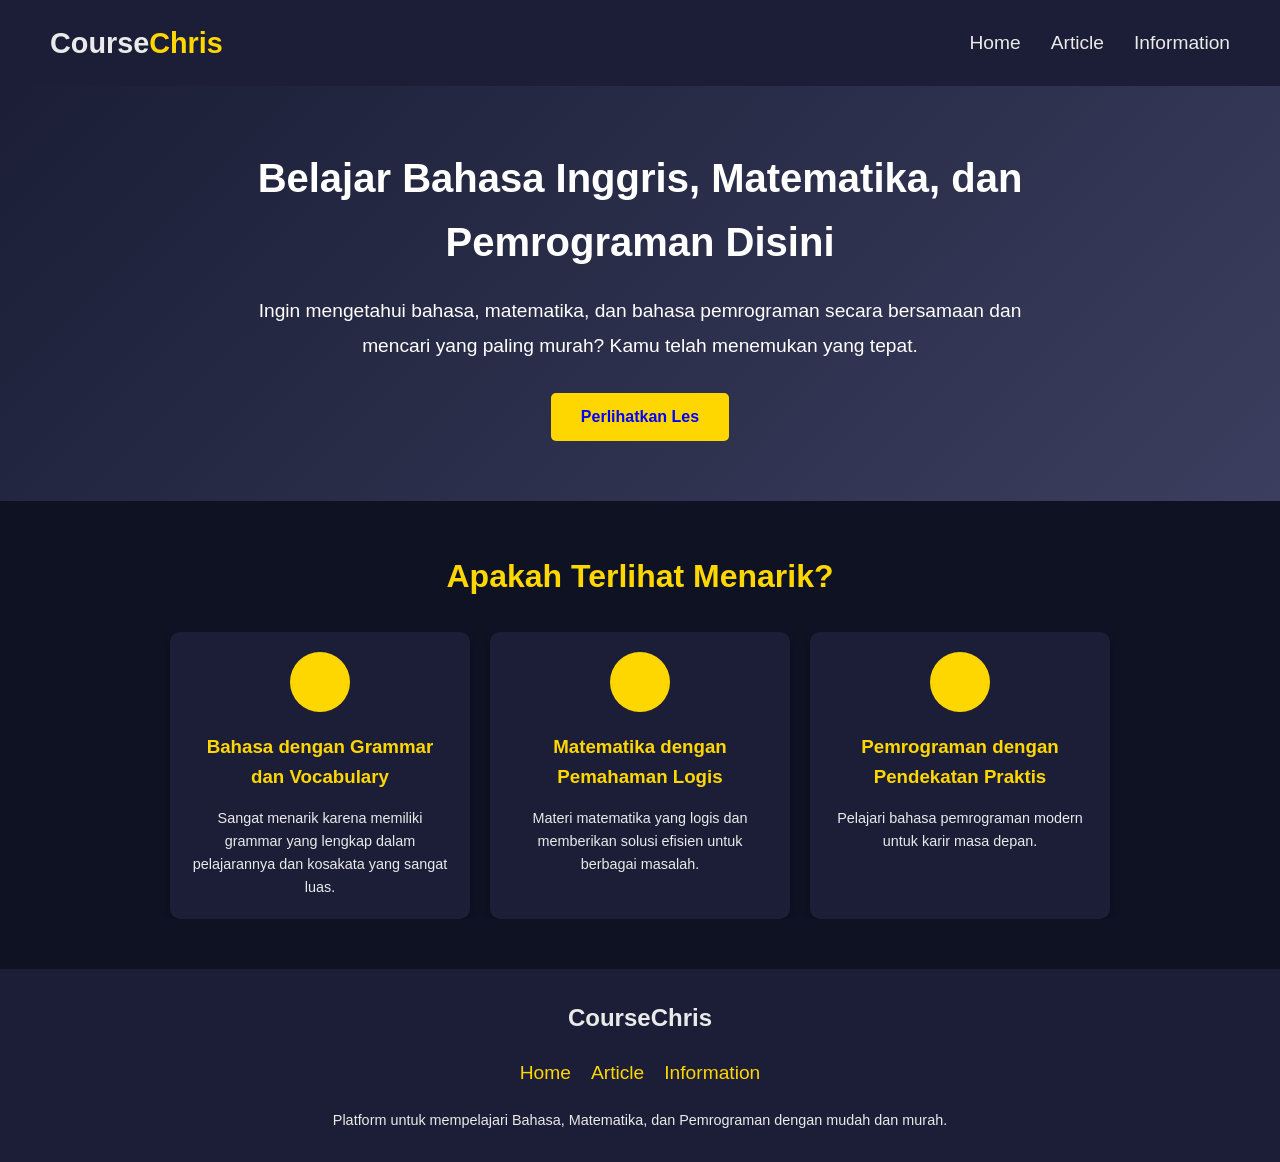
<file: index.html>
<!DOCTYPE html>
<html lang="en">
<head>
    <meta charset="UTF-8">
    <meta name="viewport" content="width=device-width, initial-scale=1.0">
    <title>CourseChris</title>
    <link rel="stylesheet" href="style.css">
</head>
<body>
 <div class="animated-background"></div>
    <!-- Header -->
    <header class="header">
        <div class="logo">
            <h1>Course<span>Chris</span></h1>
        </div>
        <nav class="nav">
            <a href="index.html" class="nav-link">Home</a>
            <a href="ourarticle" class="nav-link">Article</a>
            <a href="ourinfo" class="nav-link exclusive">Information</a>
        </nav>
    </header>

    <!-- Hero Section -->
    <section class="hero">
        <div class="hero-content">
            <h2>Belajar Bahasa Inggris, Matematika, dan Pemrograman Disini</h2>
            <p>Ingin mengetahui bahasa, matematika, dan bahasa pemrograman secara bersamaan dan mencari yang paling murah? Kamu telah menemukan yang tepat.</p>
            <a href="les.html"><button class="cta-button">Perlihatkan Les</a></button>
        </div>
    </section>

    <!-- Cards Section -->
    <section class="cards-section">
        <h2 class="section-title">Apakah Terlihat Menarik?</h2>
        <div class="cards-slider">
            <!-- Repeat Card Structure -->
            <div class="card">
                <div class="card-logo"></div>
                <h3>Bahasa dengan Grammar dan Vocabulary</h3>
                <p>Sangat menarik karena memiliki grammar yang lengkap dalam pelajarannya dan kosakata yang sangat luas.</p>
            </div>
            <div class="card">
                <div class="card-logo"></div>
                <h3>Matematika dengan Pemahaman Logis</h3>
                <p>Materi matematika yang logis dan memberikan solusi efisien untuk berbagai masalah.</p>
            </div>
            <div class="card">
                <div class="card-logo"></div>
                <h3>Pemrograman dengan Pendekatan Praktis</h3>
                <p>Pelajari bahasa pemrograman modern untuk karir masa depan.</p>
            </div>
        </div>
    </section>

    <!-- Footer -->
    <footer class="footer">
        <div class="footer-container">
            <h3>Course<span>Chris</span></h3>
            <nav class="footer-nav">
                <a href="index.html" class="nav-link">Home</a>
            <a href="ourarticle" class="nav-link">Article</a>
            <a href="ourinfo" class="nav-link exclusive">Information</a>
            </nav>
            <p>Platform untuk mempelajari Bahasa, Matematika, dan Pemrograman dengan mudah dan murah.</p>
        </div>
    </footer>
    <script src="script.js"></script>
</body>
</html>
</file>
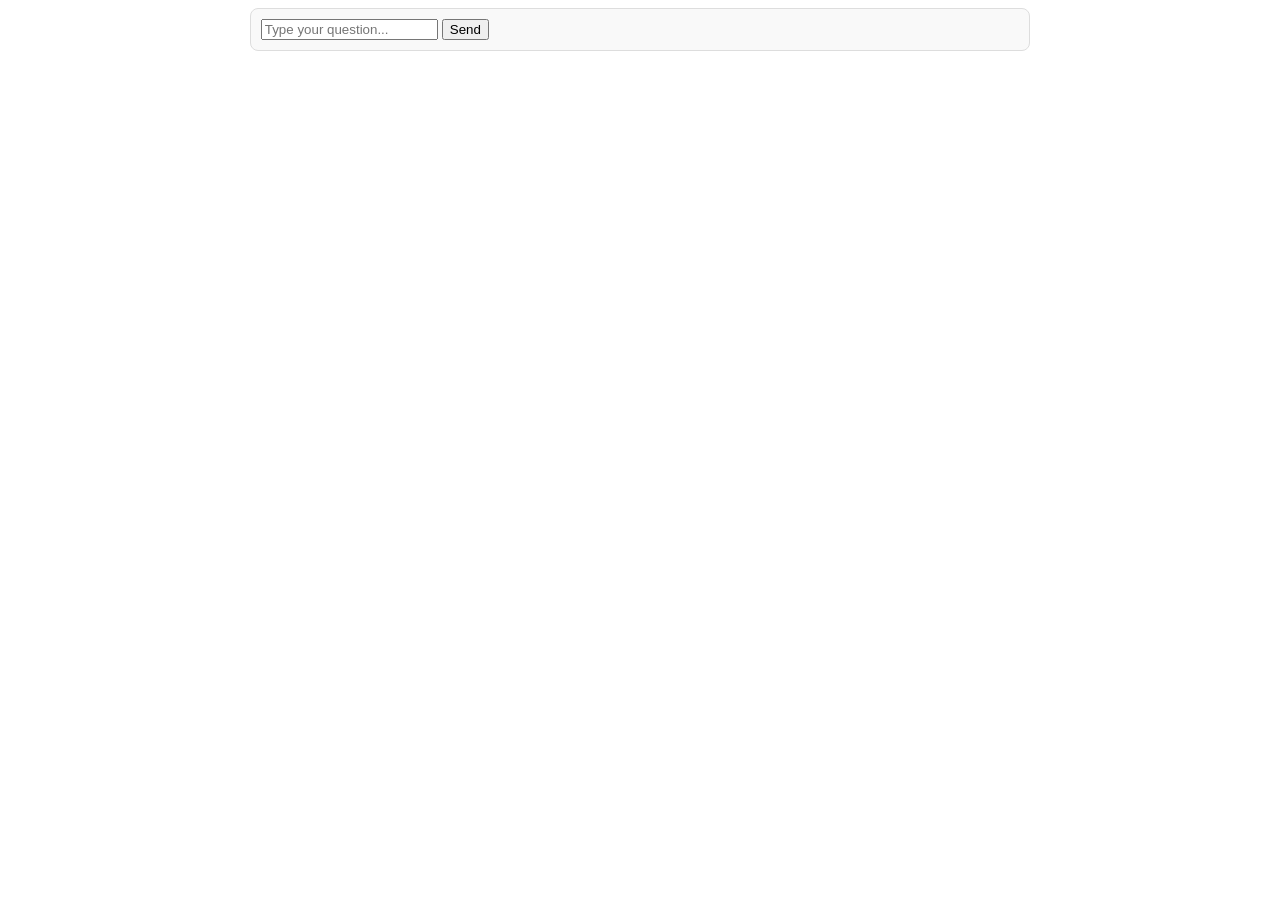
<file: AI-Frontend.html>
<!DOCTYPE html>
<html lang="en">
<head>
    <meta charset="UTF-8">
    <meta name="viewport" content="width=device-width, initial-scale=1.0">
    <title>Chatbot</title>
    <style>
        /* Tambahkan styling untuk bubble chat dan efek loading */
        .chat-container {
            width: 60%;
            margin: 0 auto;
            border: 1px solid #ddd;
            padding: 10px;
            border-radius: 8px;
            background-color: #f9f9f9;
        }
        .bubble {
            display: inline-block;
            padding: 10px;
            margin: 5px;
            border-radius: 10px;
            background-color: #e1e1e1;
            max-width: 70%;
        }
        .user { background-color: #d1ecf1; text-align: right; }
        .bot { background-color: #f8d7da; }
        .loading { display: none; font-style: italic; color: gray; }
    </style>
</head>
<body>
    <div class="chat-container">
        <div id="chat-box"></div>
        <div class="loading" id="loading">Bot is typing...</div>
        <input type="text" id="user-input" placeholder="Type your question..." />
        <button onclick="sendMessage()">Send</button>
    </div>
    <script>
        const chatBox = document.getElementById('chat-box');
        const userInput = document.getElementById('user-input');
        const loading = document.getElementById('loading');

        function sendMessage() {
            const query = userInput.value.trim();
            if (!query) return;
            
            addMessage(query, 'user');
            userInput.value = '';

            loading.style.display = 'block';
            fetch('/ask', {
                method: 'POST',
                headers: { 'Content-Type': 'application/json' },
                body: JSON.stringify({ query })
            })
            .then(response => response.json())
            .then(data => {
                loading.style.display = 'none';
                addMessage(data.response, 'bot');
            });
        }

        function addMessage(message, type) {
            const bubble = document.createElement('div');
            bubble.className = `bubble ${type}`;
            bubble.innerText = message;
            chatBox.appendChild(bubble);
            chatBox.scrollTop = chatBox.scrollHeight;
        }
    </script>
</body>
</html>
</file>
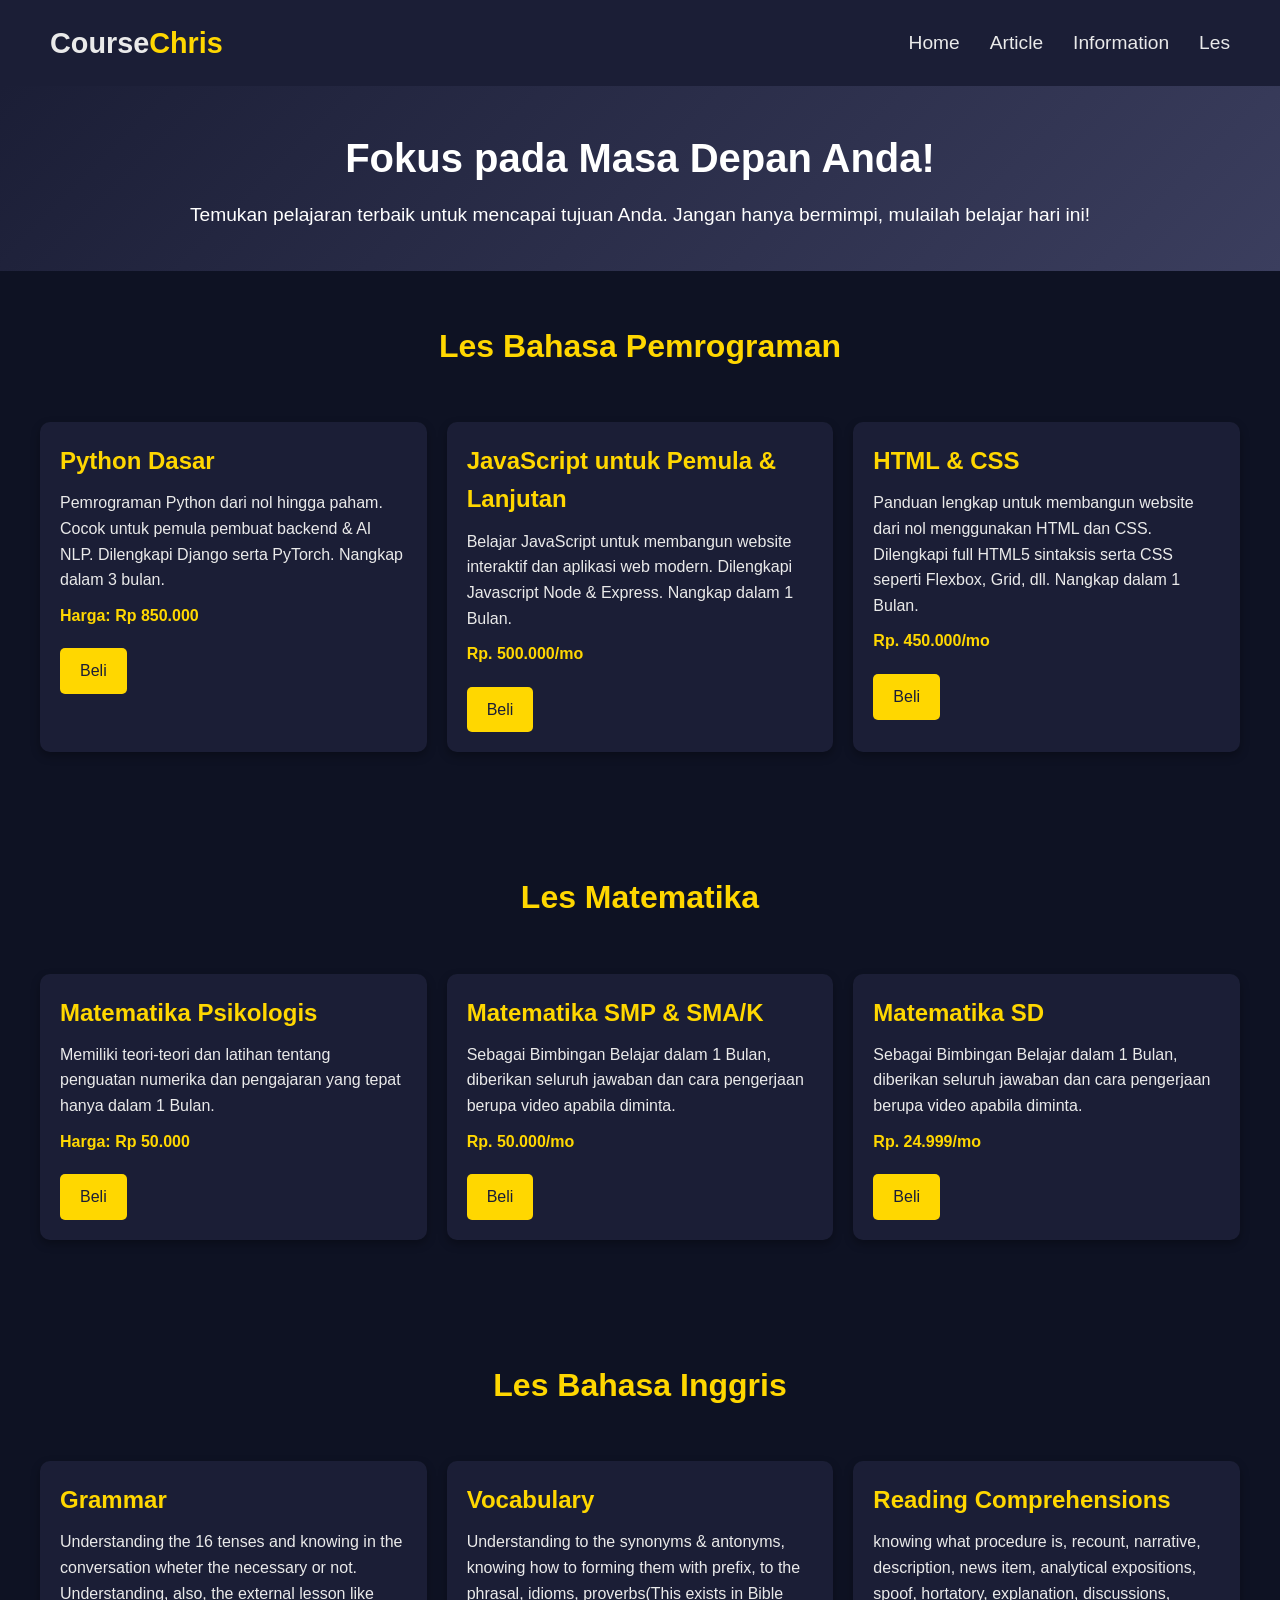
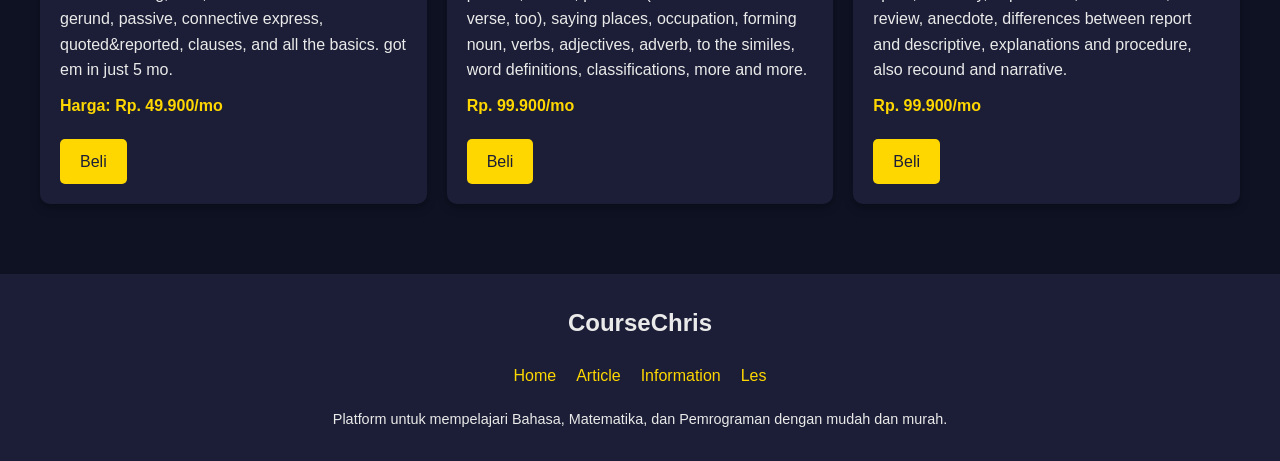
<file: les.html>
<!DOCTYPE html>
<html lang="en">
<head>
    <meta charset="UTF-8">
    <meta name="viewport" content="width=device-width, initial-scale=1.0">
    <title>Les - CourseChris</title>
    <link rel="stylesheet" href="style.css">
</head>
<body>
    <!-- Header -->
    <header class="header">
        <div class="logo">
            <h1>Course<span>Chris</span></h1>
        </div>
        <nav class="nav">
            <a href="index.html" class="nav-link">Home</a>
            <a href="article.html" class="nav-link">Article</a>
            <a href="information.html" class="nav-link">Information</a>
            <a href="les.html" class="nav-link exclusive">Les</a>
        </nav>
    </header>

    <!-- Motivational Banner -->
    <section class="motivation-banner">
        <h2>Fokus pada Masa Depan Anda!</h2>
        <p>Temukan pelajaran terbaik untuk mencapai tujuan Anda. Jangan hanya bermimpi, mulailah belajar hari ini!</p>
    </section>

    <!-- Courses Section -->
    <section class="courses-section">
        <h2 class="section-title">Les Bahasa Pemrograman</h2>
        <div class="courses-grid">
            <div class="course-card">
                <h3>Python Dasar</h3>
                <p>Pemrograman Python dari nol hingga paham. Cocok untuk pemula pembuat backend & AI NLP. Dilengkapi Django serta PyTorch. Nangkap dalam 3 bulan.</p>
                <p class="price">Harga: Rp 850.000</p>
                <a href="https://wa.me/6283117012361" class="buy-button">Beli</a>
            </div>
            <div class="course-card">
                <h3>JavaScript untuk Pemula & Lanjutan</h3>
                <p>Belajar JavaScript untuk membangun website interaktif dan aplikasi web modern. Dilengkapi Javascript Node & Express. Nangkap dalam 1 Bulan.</p>
                <p class="price">Rp. 500.000/mo</p>
                <a href="https://wa.me/6283117012361" class="buy-button">Beli</a>
            </div>
            <div class="course-card">
                <h3>HTML & CSS</h3>
                <p>Panduan lengkap untuk membangun website dari nol menggunakan HTML dan CSS. Dilengkapi full HTML5 sintaksis serta CSS seperti Flexbox, Grid, dll. Nangkap dalam 1 Bulan.</p>
                <p class="price">Rp. 450.000/mo</p>
                <a href="https://wa.me/6283117012361" class="buy-button">Beli</a>
            </div>
            <!-- Add more cards for other subjects -->
        </div>
    </section>

    <section class="courses-section">
        <h2 class="section-title">Les Matematika</h2>
        <div class="courses-grid">
            <div class="course-card">
                <h3>Matematika Psikologis</h3>
                <p>Memiliki teori-teori dan latihan tentang penguatan numerika dan pengajaran yang tepat hanya dalam 1 Bulan.</p>
                <p class="price">Harga: Rp 50.000</p>
                <a href="https://wa.me/6283117012361" class="buy-button">Beli</a>
            </div>
            <div class="course-card">
                <h3>Matematika SMP & SMA/K</h3>
                <p>Sebagai Bimbingan Belajar dalam 1 Bulan, diberikan seluruh jawaban dan cara pengerjaan berupa video apabila diminta.</p>
                <p class="price">Rp. 50.000/mo</p>
                <a href="https://wa.me/6283117012361" class="buy-button">Beli</a>
            </div>
            <div class="course-card">
                <h3>Matematika SD</h3>
                <p>Sebagai Bimbingan Belajar dalam 1 Bulan, diberikan seluruh jawaban dan cara pengerjaan berupa video apabila diminta.</p>
                <p class="price">Rp. 24.999/mo</p>
                <a href="https://wa.me/6283117012361" class="buy-button">Beli</a>
            </div>
        </div>
    </section>
    
    <section class="courses-section">
        <h2 class="section-title">Les Bahasa Inggris</h2>
        <div class="courses-grid">
            <div class="course-card">
                <h3>Grammar</h3>
                <p>Understanding the 16 tenses and knowing in the conversation wheter the necessary or not. Understanding, also, the external lesson like gerund, passive, connective express, quoted&reported, clauses, and all the basics. got em in just 5 mo.</p>
                <p class="price">Harga: Rp. 49.900/mo</p>
                <a href="https://wa.me/6283117012361" class="buy-button">Beli</a>
            </div>
            <div class="course-card">
                <h3>Vocabulary</h3>
                <p>Understanding to the synonyms & antonyms, knowing how to forming them with prefix, to the phrasal, idioms, proverbs(This exists in Bible verse, too), saying places, occupation, forming noun, verbs, adjectives, adverb, to the similes, word definitions, classifications, more and more.</p>
                <p class="price">Rp. 99.900/mo</p>
                <a href="https://wa.me/6283117012361" class="buy-button">Beli</a>
            </div>
            <div class="course-card">
                <h3>Reading Comprehensions</h3>
                <p>knowing what procedure is, recount, narrative, description, news item, analytical expositions, spoof, hortatory, explanation, discussions, review, anecdote, differences between report and descriptive, explanations and procedure, also recound and narrative.</p>
                <p class="price">Rp. 99.900/mo</p>
                <a href="https://wa.me/6283117012361" class="buy-button">Beli</a>
            </div>
        </div>
    </section>

    <!-- Footer -->
    <footer class="footer">
        <div class="footer-container">
            <h3>Course<span>Chris</span></h3>
            <nav class="footer-nav">
                <a href="index.html">Home</a>
                <a href="article.html">Article</a>
                <a href="information.html">Information</a>
                <a href="les.html">Les</a>
            </nav>
            <p>Platform untuk mempelajari Bahasa, Matematika, dan Pemrograman dengan mudah dan murah.</p>
        </div>
    </footer>
</body>
</html>
</file>
<file: style.css>
/* Global Styles */
* {
    margin: 0;
    padding: 0;
    box-sizing: border-box;
    font-family: 'Poppins', sans-serif;
}

body {
    background-color: #0b0d17;
    color: #eaeaea;
    line-height: 1.6;
    overflow-x: hidden;
}

/* Ular-Ular Animasi */
.animated-background {
    position: fixed;
    top: 0;
    left: 0;
    width: 100%;
    height: 100%;
    z-index: -1; /* Letakkan di belakang konten utama */
    overflow: hidden;
    background: transparent;
}

.animated-background::before,
.animated-background::after {
    content: '';
    position: absolute;
    width: 200%;
    height: 200%;
    background: radial-gradient(circle, #ff6f61, #ffd700, #007BFF, #3b3e5e, transparent);
    animation: swirl-animation 12s linear infinite;
    opacity: 0.3;
}

.animated-background::after {
    background: radial-gradient(circle, #00ffab, #ff007c, #9b5de5, transparent);
    animation: swirl-animation 18s linear infinite reverse;
}

@keyframes swirl-animation {
    0% {
        transform: rotate(0deg) translate(-50%, -50%);
    }
    50% {
        transform: rotate(180deg) translate(-50%, -50%);
    }
    100% {
        transform: rotate(360deg) translate(-50%, -50%);
    }
}


/* Header */
.header {
    display: flex;
    justify-content: space-between;
    align-items: center;
    padding: 20px 50px;
    background-color: #1b1e36;
    box-shadow: 0 4px 8px rgba(0, 0, 0, 0.3);
}

.logo h1 {
    color: #eaeaea;
    font-size: 1.8rem;
}

.logo span {
    color: #ffd700;
}

.nav {
    display: flex;
    gap: 30px;
}

.nav-link {
    color: #eaeaea;
    text-decoration: none;
    font-size: 1.2rem;
    position: relative;
    transition: all 0.3s ease-in-out;
}

.nav-link:hover {
    color: #ffd700;
    transform: scale(1.1);
}

/* Hero Section */
.hero {
    text-align: center;
    padding: 60px 20px;
    background: linear-gradient(135deg, #1b1e36, #3b3e5e);
    color: #fff;
}

.hero-content {
    max-width: 800px;
    margin: auto;
}

.hero h2 {
    font-size: 2.5rem;
    margin-bottom: 20px;
}

.hero p {
    font-size: 1.2rem;
    margin-bottom: 30px;
    line-height: 1.8;
}

.cta-button {
    padding: 15px 30px;
    font-size: 1rem;
    background-color: #ffd700;
    color: #1b1e36;
    border: none;
    border-radius: 5px;
    cursor: pointer;
    transition: all 0.3s ease-in-out;
}

.cta-button:hover {
    transform: scale(1.1);
    box-shadow: 0 4px 15px rgba(255, 215, 0, 0.6);
}

/* hero a */
.hero a {
    text-decoration: none;
    font-weight: bolder;
    color: blue;
}

/* Cards Section */
.cards-section {
    padding: 50px 20px;
    text-align: center;
    background-color: #0e1223;
}

.section-title {
    color: #ffd700;
    font-size: 2rem;
    margin-bottom: 30px;
}

.cards-slider {
    display: flex;
    gap: 20px;
    justify-content: center;
    overflow: hidden;
}

.card {
    background-color: #1b1e36;
    border-radius: 10px;
    padding: 20px;
    width: 300px;
    box-shadow: 0 4px 10px rgba(0, 0, 0, 0.3);
    transition: transform 0.3s ease-in-out;
}

.card:hover {
    transform: scale(1.05);
}

.card-logo {
    width: 60px;
    height: 60px;
    background-color: #ffd700;
    border-radius: 50%;
    margin: 0 auto 20px;
}

.card h3 {
    color: #ffd700;
    margin-bottom: 15px;
}

.card p {
    font-size: 0.9rem;
    line-height: 1.6;
}

/* Footer */
.footer {
    background-color: #1b1e36;
    padding: 30px 20px;
    text-align: center;
    color: #eaeaea;
}

.footer-container {
    max-width: 800px;
    margin: auto;
}

.footer h3 {
    font-size: 1.5rem;
}

.footer-nav {
    display: flex;
    justify-content: center;
    gap: 20px;
    margin: 20px 0;
}

.footer-nav a {
    color: #ffd700;
    text-decoration: none;
}

.footer p {
    font-size: 0.9rem;
    line-height: 1.6;
}

/* Navigation for Article Categories */
.article-navigation {
    display: flex;
    justify-content: space-between;
    align-items: center;
    padding: 20px 50px;
    background-color: #1b1e36;
    box-shadow: 0 4px 8px rgba(0, 0, 0, 0.3);
}

.category-nav {
    display: flex;
    gap: 20px;
}

.category-button {
    background-color: #3b3e5e;
    color: #eaeaea;
    padding: 10px 20px;
    border: none;
    border-radius: 5px;
    cursor: pointer;
    transition: all 0.3s ease-in-out;
}

.category-button:hover,
.category-button.active {
    background-color: #ffd700;
    color: #1b1e36;
}

.search-bar {
    display: flex;
    align-items: center;
    gap: 10px;
}

.search-bar input {
    padding: 10px;
    font-size: 1rem;
    border-radius: 5px;
    border: 1px solid #3b3e5e;
    background-color: #1b1e36;
    color: #eaeaea;
}

.search-bar button {
    background-color: #ffd700;
    border: none;
    padding: 10px 20px;
    font-size: 1rem;
    color: #1b1e36;
    border-radius: 5px;
    cursor: pointer;
    transition: all 0.3s ease-in-out;
}

.search-bar button:hover {
    transform: scale(1.1);
}

/* Article Section */
.article-section {
    padding: 50px 20px;
    display: grid;
    grid-template-columns: repeat(auto-fit, minmax(300px, 1fr));
    gap: 20px;
    background-color: #0e1223;
}

.article-card {
    background-color: #1b1e36;
    border-radius: 10px;
    overflow: hidden;
    box-shadow: 0 4px 10px rgba(0, 0, 0, 0.3);
}

.article-card img {
    width: 100%;
    aspect-ratio: 16 / 9;
    object-fit: cover;
}

.article-card-content {
    padding: 20px;
}

.article-card-content h3 {
    color: #ffd700;
    margin-bottom: 10px;
}

.article-card-content p {
    font-size: 0.9rem;
    margin-bottom: 20px;
    line-height: 1.6;
}

.article-card-content .read-more {
    display: inline-block;
    background-color: #ffd700;
    padding: 10px 20px;
    color: #1b1e36;
    text-decoration: none;
    border-radius: 5px;
    transition: all 0.3s ease-in-out;
}

.article-card-content .read-more:hover {
    transform: scale(1.1);
}

.hero-information {
    position: relative;
    background: linear-gradient(135deg, #1b1e36, #3b3e5e);
    overflow: hidden;
}

.hero-information::before {
    content: '';
    position: absolute;
    top: 0;
    left: 0;
    width: 100%;
    height: 100%;
    background: url('particles.svg') no-repeat center center / cover;
    opacity: 0.4;
    z-index: -1;
}

/* Statistik */
.statistics {
    text-align: center;
    padding: 50px 20px;
    background-color: #0e1223;
}

.stats-container {
    display: flex;
    justify-content: center;
    gap: 30px;
    margin-top: 20px;
}

.stat {
    background-color: #1b1e36;
    color: #ffd700;
    padding: 20px;
    border-radius: 10px;
    width: 200px;
    box-shadow: 0 4px 10px rgba(0, 0, 0, 0.3);
}

.stat h3 {
    font-size: 2rem;
    margin-bottom: 10px;
}

/* tutor */
.tutors {
    background-color: #0e1223;
    padding: 50px 20px;
    text-align: center;
    color: #eaeaea;
}

.tutors h2 {
    font-size: 2rem;
    color: #ffd700;
    margin-bottom: 30px;
}

.tutors-slider {
    display: flex;
    gap: 20px;
    overflow-x: auto;
    padding: 10px;
    scroll-behavior: smooth;
}

.tutor {
    background: linear-gradient(135deg, #1b1e36, #3b3e5e);
    border-radius: 10px;
    padding: 20px;
    min-width: 250px;
    text-align: center;
    box-shadow: 0 4px 10px rgba(0, 0, 0, 0.3);
    position: relative;
    transition: all 0.3s ease-in-out;
}

.tutor img {
    width: 100px;
    height: 100px;
    border-radius: 50%;
    object-fit: cover;
    margin-bottom: 15px;
    border: 3px solid #ffd700;
}

.tutor:hover {
    transform: scale(1.1);
    box-shadow: 0 8px 20px rgba(0, 0, 0, 0.5);
}

.tutor h3 {
    font-size: 1.2rem;
    margin-bottom: 10px;
    color: #ffd700;
}

.tutor p {
    font-size: 0.9rem;
    color: #cfcfcf;
    margin-bottom: 15px;
}


/* FAQ */
.faq {
    background-color: #0e1223;
    padding: 40px 20px;
    text-align: center;
    color: #eaeaea;
}

.faq-item {
    margin-bottom: 15px;
    padding: 15px 20px;
    background: linear-gradient(135deg, #1b1e36, #3b3e5e);
    border-radius: 10px;
    position: relative;
    cursor: pointer;
    box-shadow: 0 4px 10px rgba(0, 0, 0, 0.3);
    transition: all 0.3s ease-in-out;
}

.faq-item h3 {
    margin: 0;
    display: flex;
    justify-content: space-between;
    align-items: center;
    font-size: 1.2rem;
}

.faq-item h3 i {
    font-size: 1.2rem;
    transition: transform 0.3s ease;
}

.faq-item.open h3 i {
    transform: rotate(180deg);
}

.faq-item p {
    display: none;
    margin-top: 10px;
    font-size: 0.9rem;
    line-height: 1.5;
    color: #cfcfcf;
    max-height: 0;
    overflow: hidden;
    transition: max-height 0.3s ease-out;
}

.faq-item.open p {
    display: block;
}

.faq-item:hover {
    transform: scale(1.02);
    box-shadow: 0 6px 15px rgba(0, 0, 0, 0.4);
}

/* Auth Container */
.auth-container {
    display: flex;
    justify-content: center;
    align-items: center;
    height: 100vh;
    background-color: #0b0d17;
    color: #eaeaea;
}

.form-wrapper {
    background-color: #1b1e36;
    padding: 30px;
    border-radius: 10px;
    box-shadow: 0 4px 15px rgba(0, 0, 0, 0.6);
    width: 400px;
    position: relative;
    overflow: hidden;
}

.auth-form {
    position: absolute;
    top: 0;
    left: 100%;
    width: 100%;
    transition: all 0.5s ease-in-out;
    opacity: 0;
}

.auth-form.active {
    left: 0;
    opacity: 1;
}

.auth-form h2 {
    margin-bottom: 20px;
    text-align: center;
}

.form-group {
    margin-bottom: 15px;
}

.form-group label {
    display: block;
    margin-bottom: 5px;
    font-size: 0.9rem;
}

.form-group input {
    width: 100%;
    padding: 10px;
    border-radius: 5px;
    border: none;
    background-color: #3b3e5e;
    color: #eaeaea;
}

.auth-button {
    width: 100%;
    padding: 10px;
    border: none;
    border-radius: 5px;
    background-color: #ffd700;
    color: #1b1e36;
    font-size: 1rem;
    cursor: pointer;
    transition: transform 0.3s ease-in-out;
}

.auth-button:hover {
    transform: scale(1.05);
}

.switch-form {
    margin-top: 15px;
    text-align: center;
    font-size: 0.9rem;
}

.switch-form span {
    color: #ffd700;
    cursor: pointer;
    text-decoration: underline;
}

/* Article Main */
.article-main {
    display: flex;
    gap: 20px;
    padding: 20px 50px;
    background-color: #0e1223;
    color: #eaeaea;
}

/* Article Content */
.article-content {
    flex: 2;
}

.article-banner img {
    width: 100%;
    border-radius: 10px;
    margin-bottom: 20px;
}

.article-date {
    font-size: 0.9rem;
    color: #ffd700;
    margin-bottom: 10px;
}

.article-title {
    font-size: 2rem;
    margin-bottom: 20px;
    color: #ffd700;
}

.article-paragraph {
    font-size: 1rem;
    line-height: 1.8;
    margin-bottom: 20px;
}

/* "You Would Like" Section */
.you-would-like {
    flex: 1;
    background-color: #1b1e36;
    padding: 20px;
    border-radius: 10px;
    box-shadow: 0 4px 10px rgba(0, 0, 0, 0.3);
}

.you-would-like h2 {
    font-size: 1.5rem;
    color: #ffd700;
    margin-bottom: 20px;
    text-align: center;
}

.recommended-posts {
    display: flex;
    flex-direction: column;
    gap: 20px;
}

.recommended-post {
    background-color: #0e1223;
    padding: 15px;
    border-radius: 10px;
    box-shadow: 0 4px 8px rgba(0, 0, 0, 0.3);
    transition: transform 0.3s ease-in-out;
}

.recommended-post:hover {
    transform: scale(1.05);
}

.recommended-post img {
    width: 100%;
    border-radius: 5px;
    margin-bottom: 10px;
}

.recommended-post h3 {
    font-size: 1.2rem;
    color: #ffd700;
    margin-bottom: 10px;
}

.recommended-post p {
    font-size: 0.9rem;
    line-height: 1.6;
    margin-bottom: 10px;
}

.read-more {
    display: inline-block;
    font-size: 0.9rem;
    color: #ffd700;
    text-decoration: none;
    font-weight: bold;
}

.read-more:hover {
    text-decoration: underline;
}

/* Motivational Banner */
.motivation-banner {
    background: linear-gradient(135deg, #1b1e36, #3b3e5e);
    text-align: center;
    color: #fff;
    padding: 40px 20px;
}

.motivation-banner h2 {
    font-size: 2.5rem;
    margin-bottom: 10px;
}

.motivation-banner p {
    font-size: 1.2rem;
    line-height: 1.6;
}

/* Courses Section */
.courses-section {
    padding: 50px 20px;
    text-align: center;
    background-color: #0e1223;
}

.courses-section .section-title {
    font-size: 2rem;
    color: #ffd700;
    margin-bottom: 30px;
}

/* Courses Grid */
.courses-grid {
    display: grid;
    grid-template-columns: repeat(auto-fit, minmax(300px, 1fr)); /* Responsif */
    gap: 20px; /* Jarak antar elemen */
    padding: 20px;
}

.course-card {
    background-color: #1b1e36;
    padding: 20px;
    border-radius: 10px;
    box-shadow: 0 4px 10px rgba(0, 0, 0, 0.3);
    text-align: left;
    color: #eaeaea;
    transition: transform 0.3s ease-in-out;
}

.course-card:hover {
    transform: scale(1.05);
}

.course-card h3 {
    font-size: 1.5rem;
    margin-bottom: 10px;
    color: #ffd700;
}

.course-card p {
    font-size: 1rem;
    margin-bottom: 10px;
}

.course-card .price {
    font-weight: bold;
    margin-bottom: 20px;
    color: #ffd700;
}

.buy-button {
    display: inline-block;
    background-color: #ffd700;
    color: #1b1e36;
    padding: 10px 20px;
    text-decoration: none;
    border-radius: 5px;
    transition: all 0.3s ease-in-out;
}

.buy-button:hover {
    transform: scale(1.1);
    box-shadow: 0 4px 10px rgba(255, 215, 0, 0.5);
}
</file>
